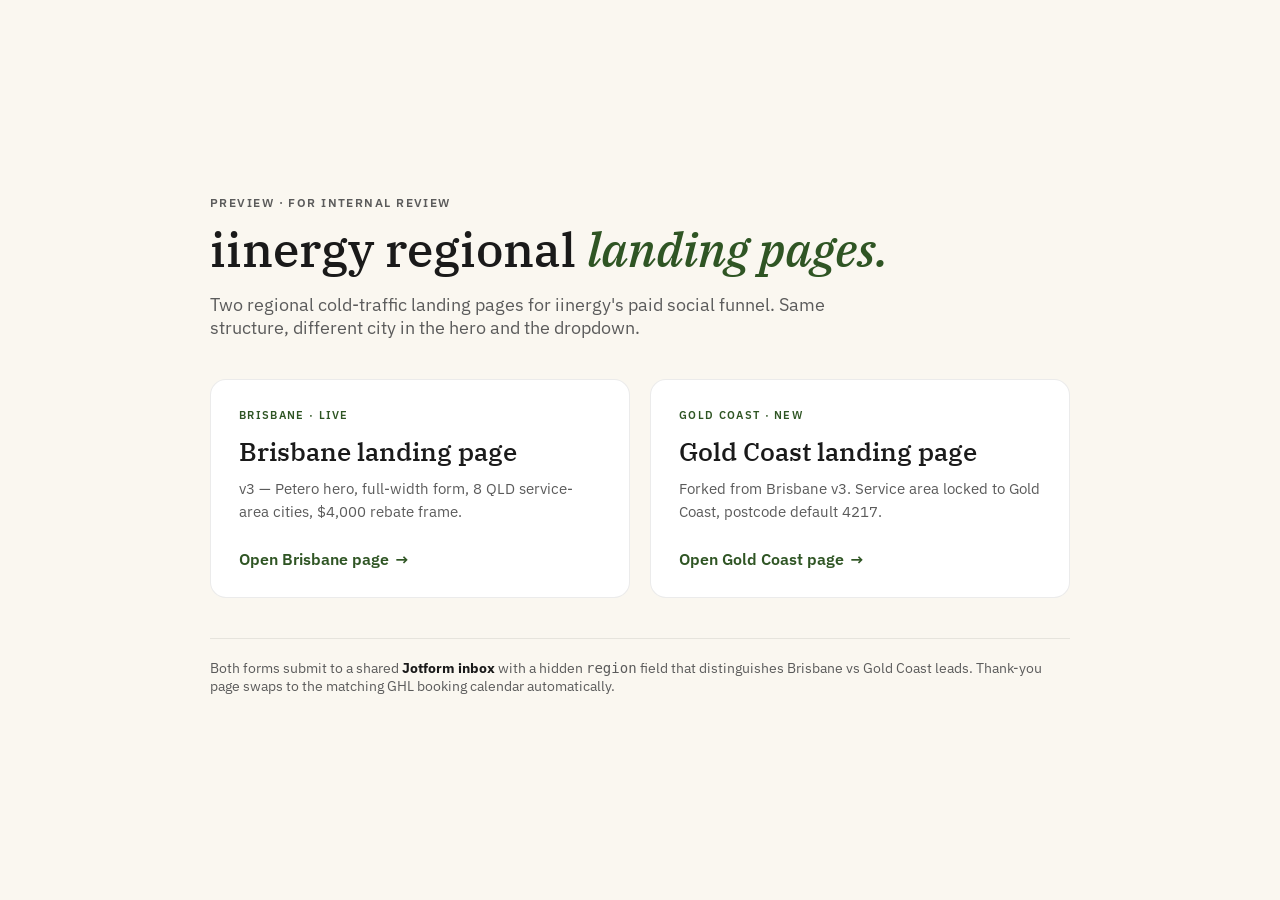
<file: index.html>
<!DOCTYPE html>
<html lang="en-AU">
<head>
<meta charset="UTF-8">
<meta name="viewport" content="width=device-width, initial-scale=1">
<title>iinergy Regional Landing Pages — Preview</title>
<link rel="preconnect" href="https://fonts.googleapis.com">
<link rel="preconnect" href="https://fonts.gstatic.com" crossorigin>
<link href="https://fonts.googleapis.com/css2?family=IBM+Plex+Sans:wght@400;500;600;700&family=IBM+Plex+Serif:ital,wght@0,400;0,500;0,600;0,700;1,400;1,500&display=swap" rel="stylesheet">
<style>
  :root {
    --cream: #FAF7F0;
    --ink: #1a1a1a;
    --muted: #5b5b5b;
    --green: #4f7a3a;
    --green-ink: #2f5524;
    --line: rgba(0,0,0,0.08);
  }
  * { box-sizing: border-box; }
  body {
    margin: 0;
    background: var(--cream);
    color: var(--ink);
    font-family: 'IBM Plex Sans', system-ui, -apple-system, sans-serif;
    min-height: 100vh;
    display: grid;
    place-items: center;
    padding: 48px 20px;
  }
  .wrap { max-width: 860px; width: 100%; }
  .mark {
    text-transform: uppercase;
    letter-spacing: 0.12em;
    font-size: 12px;
    font-weight: 600;
    color: var(--muted);
  }
  h1 {
    font-family: 'IBM Plex Serif', serif;
    font-weight: 500;
    font-size: clamp(32px, 5vw, 48px);
    line-height: 1.1;
    margin: 12px 0 12px;
  }
  h1 em { font-style: italic; color: var(--green-ink); }
  .sub { color: var(--muted); font-size: 18px; max-width: 60ch; }
  .grid {
    display: grid;
    grid-template-columns: 1fr 1fr;
    gap: 20px;
    margin-top: 40px;
  }
  @media (max-width: 640px) { .grid { grid-template-columns: 1fr; } }
  .card {
    background: #fff;
    border: 1px solid var(--line);
    border-radius: 16px;
    padding: 28px;
    text-decoration: none;
    color: inherit;
    transition: transform 120ms ease, box-shadow 120ms ease, border-color 120ms ease;
    display: flex;
    flex-direction: column;
    gap: 8px;
  }
  .card:hover { transform: translateY(-2px); box-shadow: 0 16px 40px rgba(0,0,0,0.06); border-color: rgba(0,0,0,0.16); }
  .card__tag { font-size: 11px; letter-spacing: 0.12em; text-transform: uppercase; color: var(--green-ink); font-weight: 600; }
  .card__title {
    font-family: 'IBM Plex Serif', serif;
    font-size: 26px;
    font-weight: 500;
    margin: 4px 0 2px;
  }
  .card__desc { color: var(--muted); font-size: 15px; line-height: 1.5; }
  .card__cta { margin-top: 18px; font-weight: 600; color: var(--green-ink); display: inline-flex; align-items: center; gap: 6px; }
  .card__cta::after { content: '→'; transition: transform 120ms ease; }
  .card:hover .card__cta::after { transform: translateX(3px); }
  .foot {
    margin-top: 40px;
    color: var(--muted);
    font-size: 14px;
    border-top: 1px solid var(--line);
    padding-top: 20px;
  }
  .foot strong { color: var(--ink); }
</style>
</head>
<body>
<main class="wrap">
  <span class="mark">Preview · For internal review</span>
  <h1>iinergy regional <em>landing pages.</em></h1>
  <p class="sub">Two regional cold-traffic landing pages for iinergy's paid social funnel. Same structure, different city in the hero and the dropdown.</p>

  <div class="grid">
    <a href="brisbane.html" class="card">
      <span class="card__tag">Brisbane · Live</span>
      <div class="card__title">Brisbane landing page</div>
      <div class="card__desc">v3 — Petero hero, full-width form, 8 QLD service-area cities, $4,000 rebate frame.</div>
      <span class="card__cta">Open Brisbane page</span>
    </a>
    <a href="gold-coast.html" class="card">
      <span class="card__tag">Gold Coast · New</span>
      <div class="card__title">Gold Coast landing page</div>
      <div class="card__desc">Forked from Brisbane v3. Service area locked to Gold Coast, postcode default 4217.</div>
      <span class="card__cta">Open Gold Coast page</span>
    </a>
  </div>

  <p class="foot">Both forms submit to a shared <strong>Jotform inbox</strong> with a hidden <code>region</code> field that distinguishes Brisbane vs Gold Coast leads. Thank-you page swaps to the matching GHL booking calendar automatically.</p>
</main>
</body>
</html>
</file>
